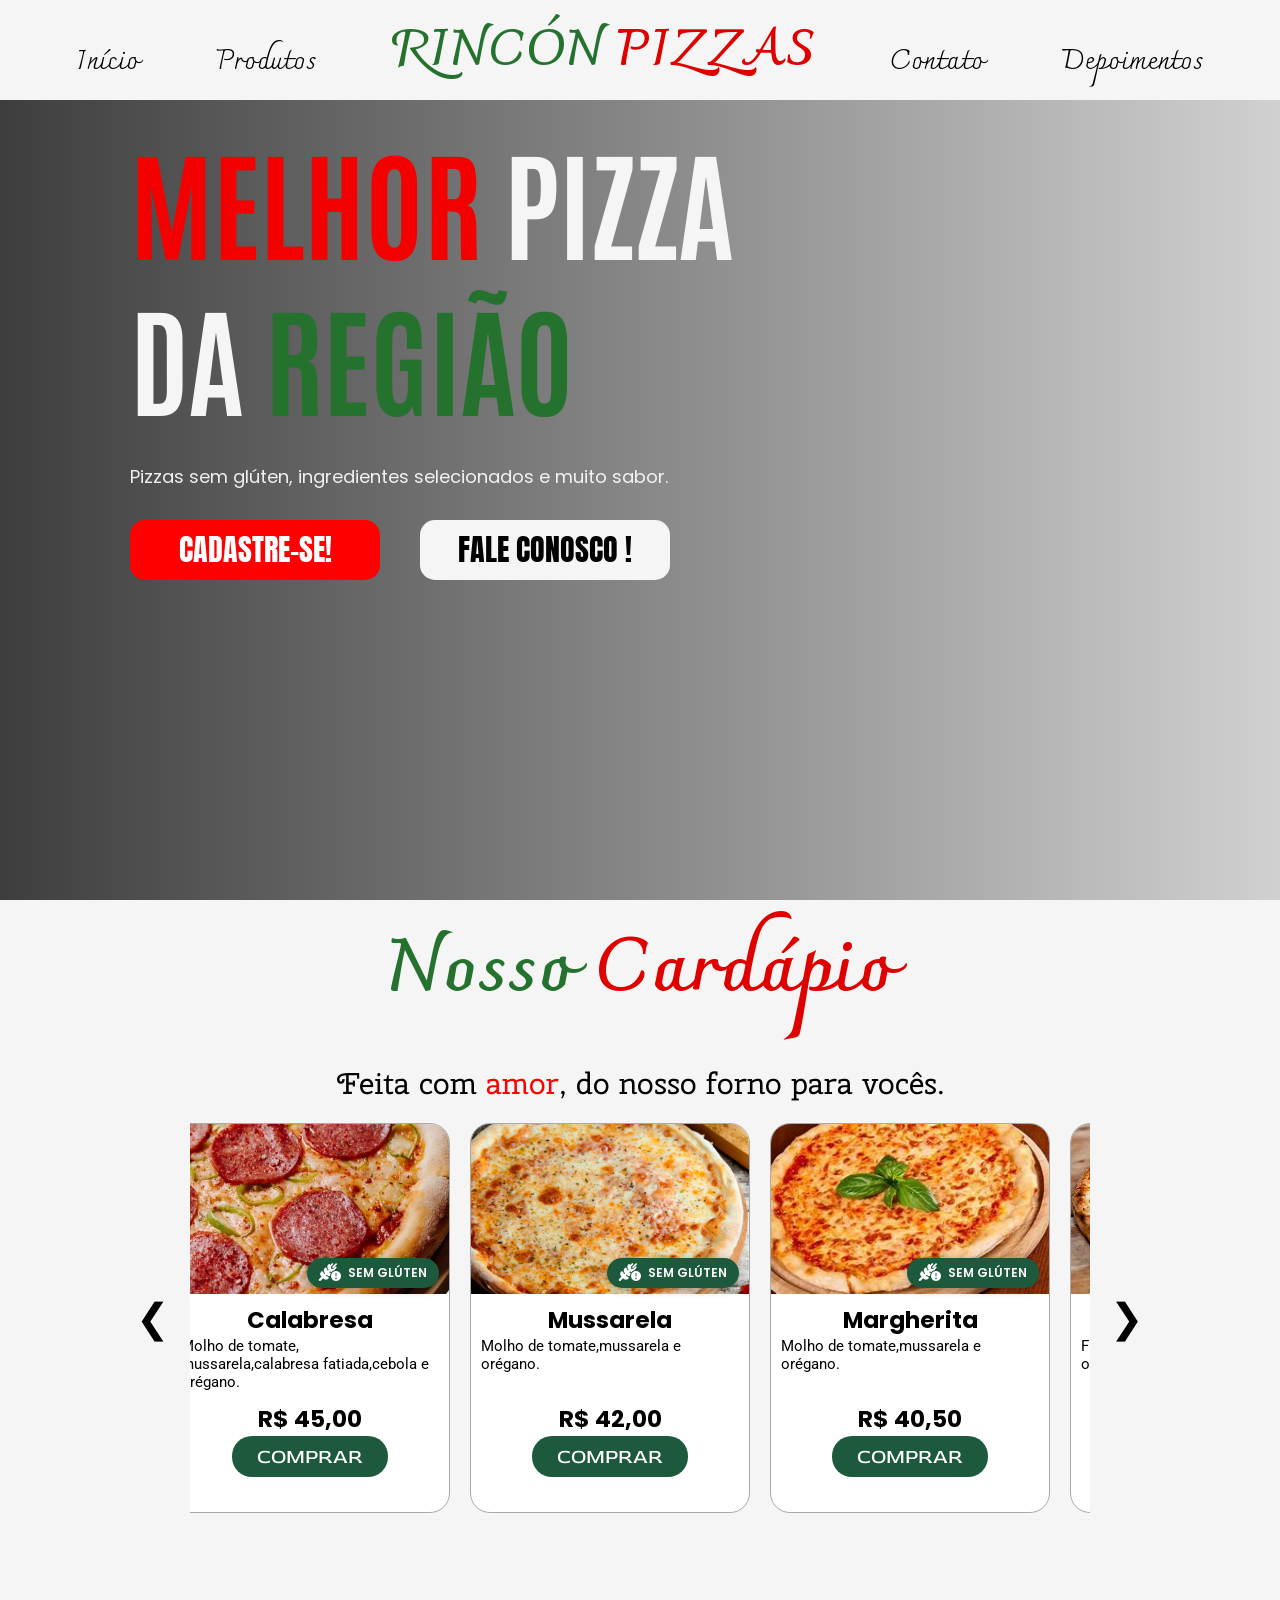
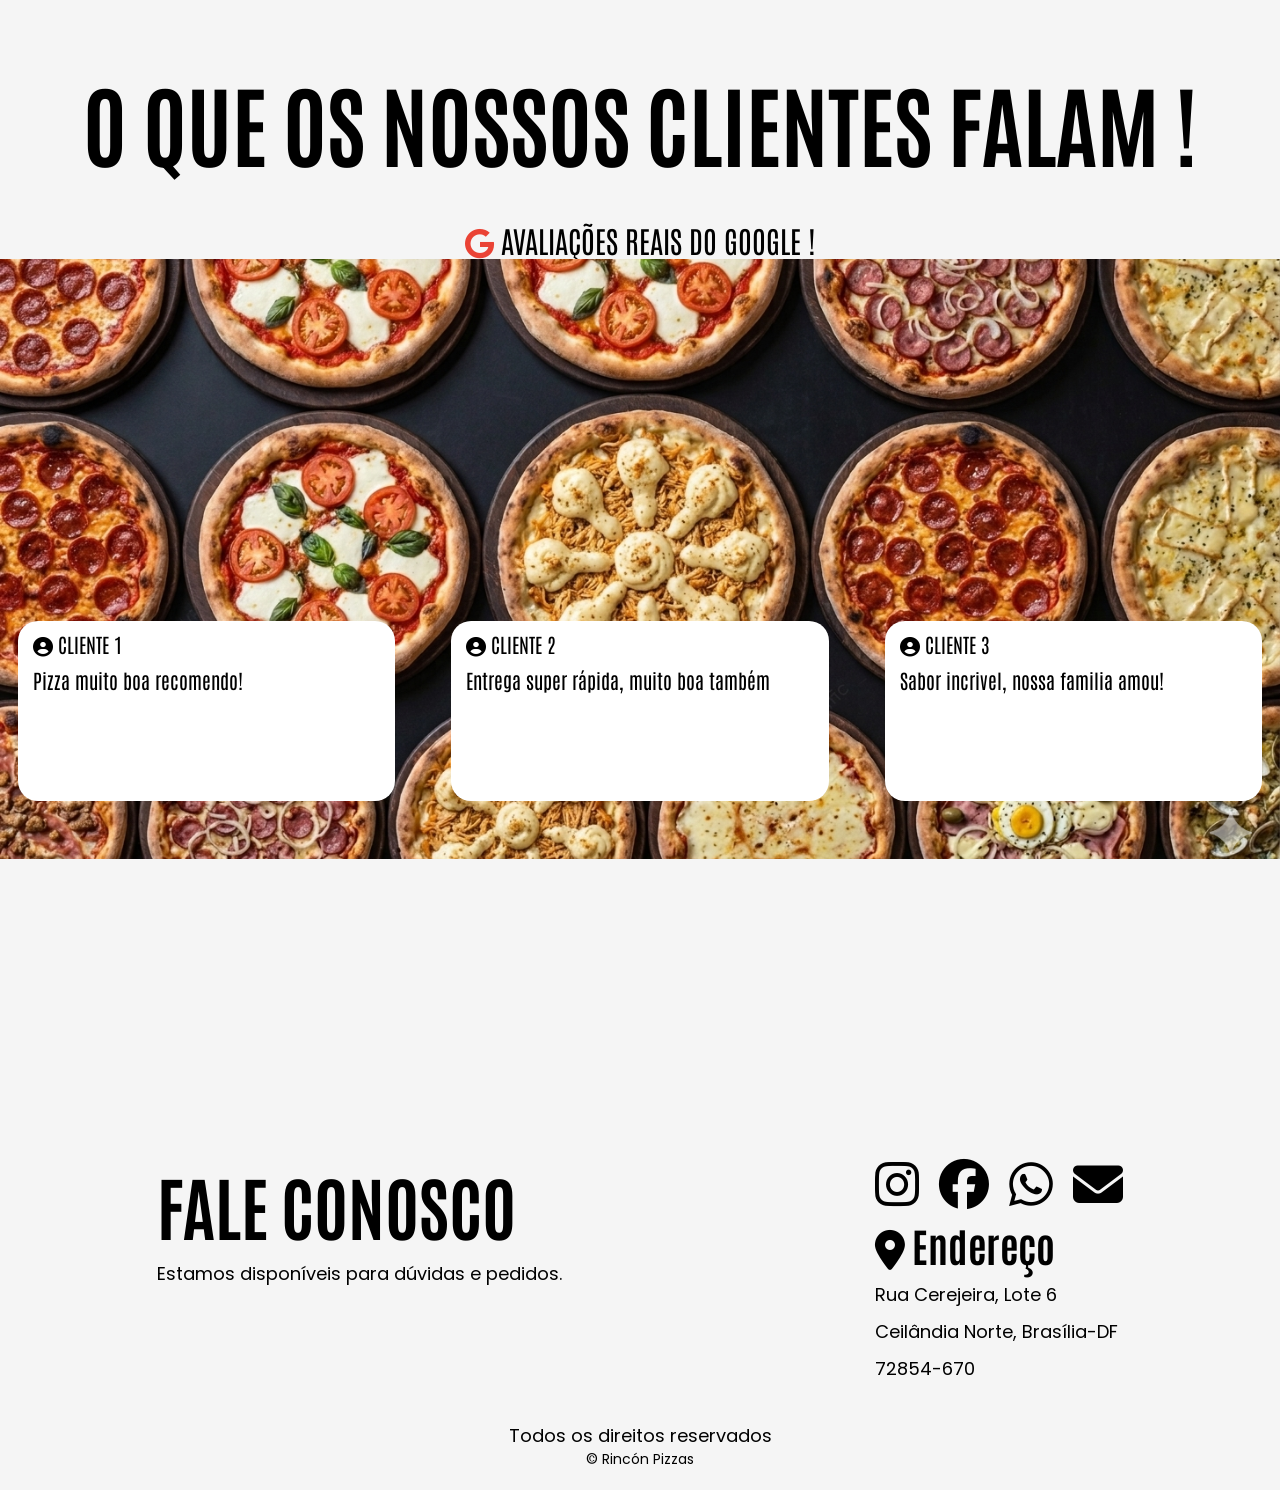
<file: index.html>
<!DOCTYPE html>
<tml lang="en">

<head>
    <meta charset="UTF-8">
    <meta name="viewport" content="width=device-width, initial-scale=1.0">
    <title>rinconpizzas</title>
    <link rel="stylesheet" href="style.css">

    <link rel="preconnect" href="https://fonts.googleapis.com">
    <link rel="preconnect" href="https://fonts.gstatic.com" crossorigin>
    <link href="https://fonts.googleapis.com/css2?family=Charmonman:wght@700&display=swap" rel="stylesheet">

    <link rel="preconnect" href="https://fonts.googleapis.com">
    <link rel="preconnect" href="https://fonts.gstatic.com" crossorigin>
    <link href="https://fonts.googleapis.com/css2?family=Antonio:wght@100..700&display=swap" rel="stylesheet">

    <link rel="preconnect" href="https://fonts.googleapis.com">
    <link rel="preconnect" href="https://fonts.gstatic.com" crossorigin>
    <link href="https://fonts.googleapis.com/css2?family=Anton&display=swap" rel="stylesheet">

    <link rel="preconnect" href="https://fonts.googleapis.com">
    <link rel="preconnect" href="https://fonts.gstatic.com" crossorigin>
    <link href="https://fonts.googleapis.com/css2?family=Cherry+Swash:wght@400;700&display=swap" rel="stylesheet">

    <link rel="preconnect" href="https://fonts.googleapis.com">
    <link rel="preconnect" href="https://fonts.gstatic.com" crossorigin>
    <link
        href="https://fonts.googleapis.com/css2?family=Cherry+Swash:wght@400;700&family=Roboto:ital,wght@0,100..900;1,100..900&display=swap"
        rel="stylesheet">

        
    <link rel="preconnect" href="https://fonts.googleapis.com">
    <link rel="preconnect" href="https://fonts.gstatic.com" crossorigin>
    <link
        href="https://fonts.googleapis.com/css2?family=Chenla&family=Cherry+Swash:wght@400;700&family=Roboto:ital,wght@0,100..900;1,100..900&display=swap"
        rel="stylesheet">

    <link rel="preconnect" href="https://fonts.googleapis.com">
    <link rel="preconnect" href="https://fonts.gstatic.com" crossorigin>
    <link
        href="https://fonts.googleapis.com/css2?family=Chenla&family=Cherry+Swash:wght@400;700&family=Poppins:ital,wght@0,100;0,200;0,300;0,400;0,500;0,600;0,700;0,800;0,900;1,100;1,200;1,300;1,400;1,500;1,600;1,700;1,800;1,900&family=Roboto:ital,wght@0,100..900;1,100..900&display=swap"
        rel="stylesheet">

    <link rel="preconnect" href="https://fonts.googleapis.com">
    <link rel="preconnect" href="https://fonts.gstatic.com" crossorigin>
    <link
        href="https://fonts.googleapis.com/css2?family=Chenla&family=Cherry+Swash:wght@400;700&family=Poppins:ital,wght@0,100;0,200;0,300;0,400;0,500;0,600;0,700;0,800;0,900;1,100;1,200;1,300;1,400;1,500;1,600;1,700;1,800;1,900&family=Red+Rose:wght@300..700&family=Roboto:ital,wght@0,100..900;1,100..900&display=swap"
        rel="stylesheet">

    <link rel="stylesheet" href="https://cdnjs.cloudflare.com/ajax/libs/font-awesome/6.7.2/css/all.min.css">
</head>

<body id="inicio">
    <header>
        <nav>
            <a href="#inicio">
                <p>Início</p>
            </a>
            <a href="#produto">
                <p>Produtos</p>
            </a>
            <h1 class="rinconpizzas">
                <span class="verde">RINCÓN</span>
                <span class="vermelho">PIZZAS</span>
            </h1>
            <a href="#contato">
                <p>Contato</p>
            </a>
            <a href="#depoimentos">
                <p>Depoimentos</p>
            </a>
        </nav>
    </header>
    <main>
        <section class="section1">
            <div class="texto-botoes">
                <h1 class="texto-main"><span class="melhor">MELHOR</span> PIZZA<br>DA <span class="regiao">REGIÃO</span>
                </h1>
                <p class="descricao-main">Pizzas sem glúten, ingredientes selecionados e muito sabor.</p>
                <div class="button-main">
                    <a href="index.php">
                    <button class="pedido"> CADASTRE-SE!
                    </button>
                    </a>
                    <button class="fale">FALE CONOSCO !</button>
                </div>
            </div>
            <div class="sombra"></div>
            <video autoplay muted loop playsinline class="video">
                <source src="pizza video.mp4" type="video/mp4">
            </video>
        </section>


        <section id="produto" class="section2">
            <div class="texto-central">
                <h1><span class="nosso">Nosso</span> <span class="cardapio">Cardápio</span></h1>
            </div>
            <div class="p">
                <p>
                    Feita com <span class="amor">amor</span>, do nosso forno para vocês.
                </p>
            </div>
                    <button id="seta-esquerda" class="seta esquerda">❮</button>


            <div id="container-cards" class="container-cards">
                

                <div class="card1">
                    <div class="imagem-card">
                        <img src="pizza calabresa.jpeg" alt="">
                        <div class="selo-gluten">
                            <i class="fa-solid fa-wheat-awn-circle-exclamation"></i>
                            <span>SEM GLÚTEN</span>
                        </div>
                    </div>
                    <h2>Calabresa</h2>
                    <p>Molho de tomate, mussarela,calabresa fatiada,cebola e orégano.</p>
                    <h2 class="valor1">R$ 45,00</h2>
                    <div class="compra1">
                        <a href="pedido_finalizado.html">
                        <button>
                            COMPRAR
                        </button>
                        </a>
                    </div>
                </div>

                <div class="card2">
                    <div class="imagem-card">
                    <img src="pizza.mussarela.jpeg" alt="" height="560px">
                    <div class="selo-gluten">
                        <i class="fa-solid fa-wheat-awn-circle-exclamation"></i>
                        <span>SEM GLÚTEN</span>
                    </div>
                    </div>
                    <h2>Mussarela</h2>
                    <p>Molho de tomate,mussarela e orégano.</p>
                    <h2 class="valor2">R$ 42,00</h2>
                    <div class="compra2">
                        <a href="pedido_finalizado.html">
                        <button>
                            COMPRAR
                        </button>
                        </a>
                    </div>
                </div>

                <div class="card3">
                    <div class="imagem-card">
                    <img src="pizza margherita.jfif" alt="">
                    <div class="selo-gluten">
                        <i class="fa-solid fa-wheat-awn-circle-exclamation"></i>
                        <span>SEM GLÚTEN</span>
                    </div>
                    </div>
                    <h2>Margherita</h2>
                    <p>Molho de tomate,mussarela e orégano.</p>
                    <h2 class="valor3">R$ 40,50</h2>
                    <div class="compra3">
                        <a href="pedido_finalizado.html">
                        <button>
                            COMPRAR
                        </button>
                        </a>
                    </div>
                </div>

                <div class="card4">
                    <div class="imagem-card">
                    <img src="pizza frango.jpeg" alt="">
                    <div class="selo-gluten">
                        <i class="fa-solid fa-wheat-awn-circle-exclamation"></i>
                        <span>SEM GLÚTEN</span>
                    </div>
                    </div>
                    <h2>Frango & Catupiry</h2>
                    <p> Frango desfiado, Catupiry,mussarela e orégano.</p>
                    <h2 class="valor4">R$ 45,50</h2>
                    <div class="compra4">
                        <a href="pedido_finalizado.html">
                        <button>
                            COMPRAR
                        </button>
                        </a>
                    </div>
                </div>

                <div class="card5">
                    <div class="imagem-card">
                    <img src="pizza banana.jpeg" alt="">
                    <div class="selo-gluten">
                        <i class="fa-solid fa-wheat-awn-circle-exclamation"></i>
                        <span>SEM GLÚTEN</span>
                    </div>
                    </div>                    
                    <h2>Banana & Canela</h2>
                    <p> Banana, canela, mussarela e canela.</p>
                    <h2 class="valor5">R$ 48,00</h2>
                    <div class="compra5">
                        <a href="pedido_finalizado.html">
                        <button>
                            COMPRAR
                        </button>
                        </a>
                    </div>
                </div>

            </div>

            <button id="seta-direita" class="seta direita">❯</button>

            </div>
        </section>
    </main>
    <footer>
        <section id="depoimentos" class="section3">
            <h1 class="clientes">O QUE OS NOSSOS CLIENTES FALAM !</h1>
            <div class="avaliaçoes-icone">
                <p class="avaliaçoes"><i class="fa-brands fa-google google-icon"></i> AVALIAÇÕES REAIS DO GOOGLE !</p>
            </div>
            <div class="banner-area">
            <img class="banner" src="banner das pizzas.png" alt="">
            <div class="card-avaliaçao">
                <div class="card-1">
                    <p><i class="fa-solid fa-circle-user"></i> CLIENTE 1</p>
                    <p>Pizza muito boa recomendo!</p>
                </div>
                <div class="card-2">
                    <p><i class="fa-solid fa-circle-user"></i> CLIENTE 2</p>
                    <p>Entrega super rápida, muito boa também</p>
                </div>
                <div class="card-3">
                    <p><i class="fa-solid fa-circle-user"></i> CLIENTE 3</p>
                    <p>Sabor incrivel, nossa familia amou!</p>
                </div>
            </div>
            </div>
            <div class="footer-final">

                <div id="contato" class="footer-esquerda">
                    <h1>FALE CONOSCO</h1>
                    <p>Estamos disponíveis para dúvidas e pedidos.</p>
                </div>

                <div class="footer-direita">

                    <div class="redes">
                        <i class="fa-brands fa-instagram"></i>
                        <i class="fa-brands fa-facebook"></i>
                        <i class="fa-brands fa-whatsapp"></i>
                        <i class="fa-solid fa-envelope"></i>
                    </div>

                    <h2>
                        <i class="fa-solid fa-location-dot"></i>
                        Endereço
                    </h2>

                    <p>Rua Cerejeira, Lote 6</p>
                    <p>Ceilândia Norte, Brasília-DF</p>
                    <p>72854-670</p>

                </div>

            </div>
            <div class="copyright">
                <p>Todos os direitos reservados</p>
                <p>© Rincón Pizzas</p>
            </div>
        </section>
    </footer>

    <script src="script.js"></script>
</body>

</html>
</file>
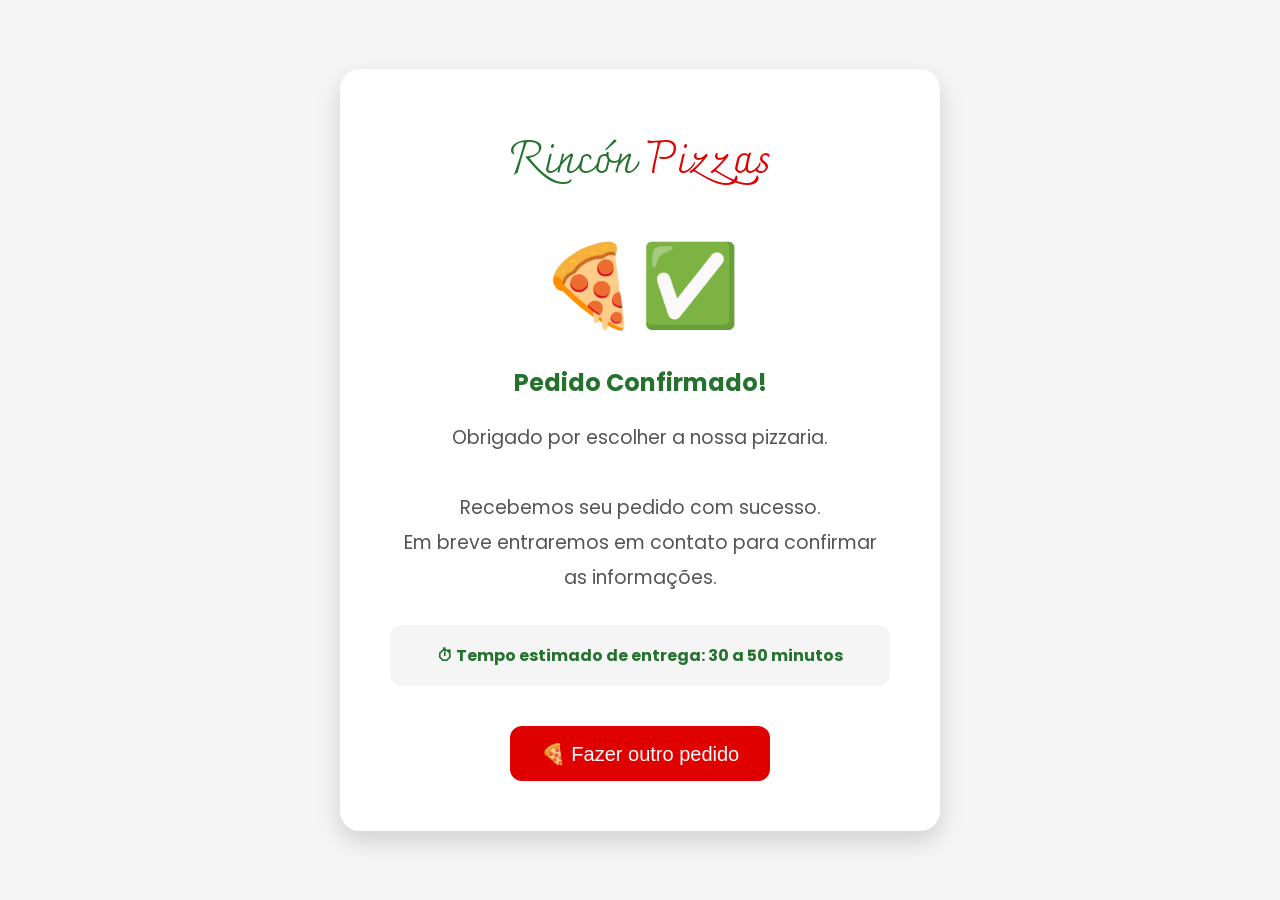
<file: pedido_finalizado.html>
<!DOCTYPE html>
<html lang="pt-br">
<head>
<meta charset="UTF-8">
<meta name="viewport" content="width=device-width, initial-scale=1.0">

<link href="https://fonts.googleapis.com/css2?family=Charmonman:wght@700&family=Poppins:wght@300;400;500;600&display=swap" rel="stylesheet">

<title>Pedido Confirmado</title>

</head>

<body>

<div class="card">

<div class="logo">

<span class="verde">Rincón</span>
<span class="vermelho">Pizzas</span>

</div>

<div class="icone">
🍕✅
</div>

<h2>Pedido Confirmado!</h2>

<p>

Obrigado por escolher a nossa pizzaria.

<br><br>

Recebemos seu pedido com sucesso.

<br>

Em breve entraremos em contato para confirmar as informações.

</p>

<div class="tempo">

⏱ Tempo estimado de entrega:
<strong>30 a 50 minutos</strong>

</div>

<button onclick="window.location.href='index.html'">

🍕 Fazer outro pedido

</button>

</div>






<style>

*{
    margin:0;
    padding:0;
    box-sizing:border-box;
}

body{

    background:whitesmoke;
    font-family:'Poppins',sans-serif;

    display:flex;
    justify-content:center;
    align-items:center;

    height:100vh;

}

.card{

    width:600px;

    background:white;

    border-radius:20px;

    padding:50px;

    text-align:center;

    box-shadow:0 10px 25px rgba(0,0,0,.15);

}

.logo{

    font-family:'Charmonman',cursive;
    font-size:45px;
    margin-bottom:20px;

}

.logo .verde{

    color:#25722f;

}

.logo .vermelho{

    color:rgb(223,0,0);

}

.icone{

    font-size:80px;
    margin-bottom:20px;

}

h2{

    color:#25722f;
    margin-bottom:20px;

}

p{

    color:#555;
    font-size:19px;
    line-height:35px;

}

.tempo{

    margin-top:30px;

    background:#f5f5f5;

    padding:18px;

    border-radius:12px;

    color:#25722f;

    font-weight:bold;

}

button{

    margin-top:40px;

    width:260px;
    height:55px;

    border:none;

    border-radius:12px;

    background:rgb(223,0,0);

    color:white;

    font-size:20px;

    cursor:pointer;

    transition:.3s;

}

button:hover{

    background:#b90000;

    transform:scale(1.05);

}

@media (max-width: 768px){

    body{
        padding:20px;
    }

    .card{

        width:100%;
        padding:35px 25px;

    }

    .logo{

        font-size:34px;

    }

    .icone{

        font-size:60px;

    }

    h2{

        font-size:28px;

    }

    p{

        font-size:17px;
        line-height:28px;

    }

    .tempo{

        font-size:16px;
        padding:15px;

    }

    button{

        width:100%;
        height:50px;
        font-size:18px;

    }

}


@media (max-width: 480px){

    .card{

        padding:25px 20px;

    }

    .logo{

        font-size:28px;

    }

    .icone{

        font-size:50px;

    }

    h2{

        font-size:24px;

    }

    p{

        font-size:15px;
        line-height:24px;

    }

    .tempo{

        font-size:15px;

    }

    button{

        font-size:16px;
        height:45px;

    }

}

</style>

</body>
</html>
</file>
<file: style.css>
*{
    padding: 0;
    margin: 0;
    box-sizing: border-box;
}
body{
    background-color: whitesmoke;
}
html{
    scroll-behavior: smooth;
}
/*MENU DE NAVEGAÇÃO*/
nav{
    position: fixed;
    top: 0;
    left: 0;
    width: 100%;
    display: flex;
    justify-content: space-evenly;
    text-align: center;
    background-color: whitesmoke;
    z-index: 10000;
    height: 100px;
}
nav h1{
    margin-top: auto;
    font-size: 50px;
    font-family:'Charmonman';
}
nav a{
    text-decoration: none;
    color: inherit;
    outline: none;
}
#produto,
#depoimentos,
#contato{
    scroll-margin-top: 120px;
}
/*Hover do nav*/
.rinconpizzas{
    display: inline-block;
}

.rinconpizzas span{
    transition: 0.4s;
}

.rinconpizzas:hover .verde,
.rinconpizzas:hover .vermelho{
    color: red;
}
nav p:hover{
    color:red;
}
.verde{
    color: #25722f;
}

.vermelho{
    color: rgb(223, 0, 0);
}
nav p{
    margin-top: 35px;
    font-size: 28px;
    transition: 0.4s;
    font-family:'Charmonman';
}

/*IMAGENS E TEXTOS E BOTÕES DO MAIN*/
.section1{
    display: flex;
    justify-content: space-between;
    position: relative;
    align-items: center;
    padding: 50px;
    min-height: 100vh;
}
.section1 h1{
    font-size: 120px;
    font-family: 'Antonio';
}
.descricao-main{
    color: rgba(255,255,255,0.9);
    font-size: 18px;
    font-family: 'Poppins';
    max-width: 700px;
}
.section1 button{
    width: 250px;
    height: 60px;
    border-radius: 15px;
    font-size: 30px;
    font-family: 'Anton';
}
.sombra{
    position: absolute;
    left: 0;
    top: 0;

    width: 100%;
    height: 100%;

    background: linear-gradient(
        to right,
        rgba(0,0,0,0.75),
        rgba(0,0,0,0.55),
        rgba(0,0,0,0.35),
        rgba(0,0,0,0.15)

    );

    z-index: 1;
}
.video{
    position: absolute;
    top: 0;
    left: 0;
    width: 100%;
    height: 100%;
    object-fit: cover;
    z-index: 0;
    border-radius: 8px;
}
.melhor{
    color: rgb(243, 0, 0);
}
.regiao{
    color: #25722f;
}
.pedido{
    border: red solid;
    background-color: red;
    color: white;
}
.fale{
    border: whitesmoke solid;
    background-color: whitesmoke;
    color: black;
}
.texto-botoes{
    display: flex;
    flex-direction: column;
    margin-top: -200px;
    gap: 30px;
    align-items: flex-start;
    padding: 80px;
    z-index: 2;
}
.texto-botoes h1 {
    color: whitesmoke;
}
.button-main{
    display: flex;
    gap: 40px;
}
/*Hover botões*/

.pedido,
.fale{
    transition: 0.4s;
}
.pedido:hover,
.fale:hover{
    transform: scale(1.05);
    box-shadow: 4px 4px 12px black;
}
.section2{
    display: flex;
    flex-wrap: wrap;
    justify-content: center;
    gap: 20px;
    background-color: whitesmoke;
}

.texto-central{
    width: 100%;
    font-family: 'Charmonman';
    font-size: 50px;
    text-align: center;
}
.p{
 width: 100%;
 font-family:'Cherry Swash' ;
 font-size: 30px;
 text-align: center;
}
.amor{
    color: red;
}
.nosso{
    color: #25722f;
}

.cardapio{
    color:rgb(223, 0, 0);;
}

.card1,
.card2,
.card3,
.card4,
.card5{
    width: 280px;
    height: 390px;
    background-color: white;
    border: solid rgb(170, 170, 170) 1px;
    border-radius: 20px;
    display: inline-block;
    margin: 0;
    vertical-align: top;
    overflow: hidden;
    transition: 0.5s;
    position: relative;
     min-width: 280px;
   
}

.card1:hover,
.card2:hover,
.card3:hover,
.card4:hover,
.card5:hover{
    transform: translateY(-10px);
    box-shadow: 0 10px 20px rgba(0,0,0,0.3);
}

.card1 img,
.card2 img,
.card3 img,
.card4 img,
.card5 img{
    width: 100%;
    height: 170px;
    object-fit: cover;
}
.imagem-card{
    position: relative;
}
.selo-gluten{
    position: absolute;
    bottom: 10px;
    right: 10px;

    display: flex;
    align-items: center;
    gap: 6px;

    background: #1d5a3d;
    color: white;

    padding: 6px 12px;
    border-radius: 30px;

    font-family: 'Poppins';
    font-size: 12px;
    font-weight: 600;

    box-shadow: 0 2px 8px rgba(0,0,0,0.3);
}
.selo-gluten i{
    font-size: 18px;
}
.card1 h2,
.card2 h2,
.card3 h2,
.card4 h2,
.card5 h2{
    margin-top: 5px;
    font-size: 23px;
    color: black;
    font-family: 'Poppins';
    text-align: center;
}
.card1 p,
.card2 p,
.card3 p,
.card4 p,
.card5 p{
    font-size: 15px;
    color: black;
    padding: 0 10px;
    font-family: 'Roboto';
    height: 60px;
    
}
.valor1,
.valor2,
.valor3,
.valor4,
.valor5{
    font-size: 55px;
    margin: 10 0px;
    font-family: 'Chenla';
    text-align: center;
}
.compra1 button,
.compra2 button,
.compra3 button,
.compra4 button,
.compra5 button{
    background-color: #1d5a3d;
    color: white;
    border: none;
    padding: 8px 25px;
    border-radius: 20px;
    font-size: 20px;
    cursor: pointer;
    transition: 0.3s;
    font-family: 'Red Rose';
}

.compra1 button:hover,
.compra2 button:hover,
.compra3 button:hover,
.compra4 button:hover,
.compra5 button:hover{
    background-color: #14412c;
    transform: scale(1.05);
}

.container-cards{
   display: flex;
    gap: 20px;
    overflow-x: hidden;
    width: 900px;
    scroll-behavior: smooth;
}

.seta{
    border: none;
    background: transparent;
    font-size: 40px;
    cursor: pointer;
}

.compra1,
.compra2,
.compra3,
.compra4,
.compra5{
    text-align: center;
}
/*Section 3 / Footer*/
.section3{
    min-height: 100vh;
}
.clientes{
    font-family: "Antonio";
    text-align: center;
    font-size: 90px;
    margin-top: 150px;
}
.avaliaçoes-icone{
    margin-top: 40px;
    text-align: center;
}
.fa-google{
    font-size: 30px;
    color: #EA4335;
}
.avaliaçoes{
    font-family: "Antonio";
    font-size: 30px;
}

.banner-area{
    position: relative;
    width: 100%;
    overflow: hidden;
}

/* BANNER NORMAL */
.banner{
    width: 100%;
    height: 600px;
    object-fit: cover;
    display: block;
}

/* ===== DEPOIMENTOS (CORREÇÃO FINAL) ===== */
.card-avaliaçao{
    position: absolute;
    left: 50%;
    bottom: 40px;
    transform: translateX(-50%);
    
    display: flex;
    justify-content: center;
    gap: 20px;
    
    width: 100%;
    z-index: 5;
}

.card-1,
.card-2,
.card-3{
    width: 500px;
    height: 180px;
    background-color: white;
    border-radius: 20px;
    margin: 18px;
    transition: 0.4s;
    
}
.card-1 p,
.card-2 p,
.card-3 p{
    margin-left: 15px;
    margin-top: 10px;
    font-family: "Antonio";
    font-size: 20px;
}
.card-1:hover,
.card-2:hover,
.card-3:hover{
    transform: translateY(-10px);
    box-shadow: 2px 2px 5px black;
}
.footer-final{
    display: flex;
    justify-content: space-around;
    align-items: flex-start;

    margin-top: 300px; /* desce o bloco */
}

.footer-esquerda h1{
    font-family: "Antonio";
    font-size: 70px;
}

.footer-esquerda p{
    font-family: "Poppins";
    font-size: 18px;
    margin-top: 10px;
}

.redes{
    display: flex;
    gap: 20px;
    font-size: 50px;
    margin-bottom: 10px;
}

.redes i{
    color: black;
}

.footer-direita h2{
    font-family: "Antonio";
    font-size: 40px;
}

.footer-direita p{
    font-family: "Poppins";
    font-size: 18px;
    margin-top: 10px;
}

.copyright{
    text-align: center;
    margin-top: 40px;
    padding-bottom: 20px;
    font-family: "Poppins";
}

.copyright p:first-child{
    font-size: 18px;
}

.copyright p:last-child{
    font-size: 14px;
}

@media (max-width: 768px){

    nav{
        flex-wrap: wrap;
        height: auto;
        padding: 10px;
    }

    nav p{
        font-size: 20px;
        margin-top: 10px;
    }

    .rinconpizzas{
        width: 100%;
        text-align: center;
        font-size: 35px;
        order: -1;
    }

    .texto-botoes{
        padding: 20px;
        margin-top: 0;
    }

    .texto-main{
        font-size: 67px !important;
        line-height: 1;
    }

    .descricao-main{
        font-size: 16px;
    }

    .button-main{
        flex-direction: column;
        width: 80%;
    }

    .pedido,
    .fale{
        width: 90%;
        max-width: 290px;
    }

    .texto-central{
        font-size: 40px;
    }

    .p{
        font-size: 24px;
    }

    .container-cards{
        display: flex;
        overflow-x: auto;
        scroll-snap-type: x mandatory;
        gap: 20px;
        padding: 20px;
    
        justify-content: flex-start;
        flex-wrap: nowrap;
    }

    .container-cards::-webkit-scrollbar{
        display: none;
    }

    .card1,
    .card2,
    .card3,
    .card4,
    .card5{
        flex: 0 0 280px;
        scroll-snap-align: start;
    }

    .clientes{
        font-size: 50px;
    }

    .banner{
        height: 300px;
    }

    .banner-area{
        position: relative;
    }

    .card-avaliaçao{
        position: absolute;
        bottom: 10px;
        left: 0;
        transform: none;
    
        display: flex;
        flex-direction: row;
        gap: 15px;
    
        width: 100%;
        padding: 10px;
    
        -webkit-overflow-scrolling: touch;

        scroll-snap-type: x mandatory;
        overflow-x: auto;
        justify-content: flex-start;

        scroll-padding-left: 20px;
        padding-left: 20px;
        scroll-snap-align: start;

        touch-action: pan-x;
    }

    .card-avaliaçao::-webkit-scrollbar{
        display: none;
    }

    .card-1,
    .card-2,
    .card-3{
        flex: 0 0 80%;
        scroll-snap-align: start;
    }

    .seta{
        display:none;
    }

    .footer-final{
        flex-direction: column;
        align-items: center;
        text-align: center;
        gap: 40px;
        margin-top: 150px;
    }

    .redes{
        justify-content: center;
    }
}
</file>
